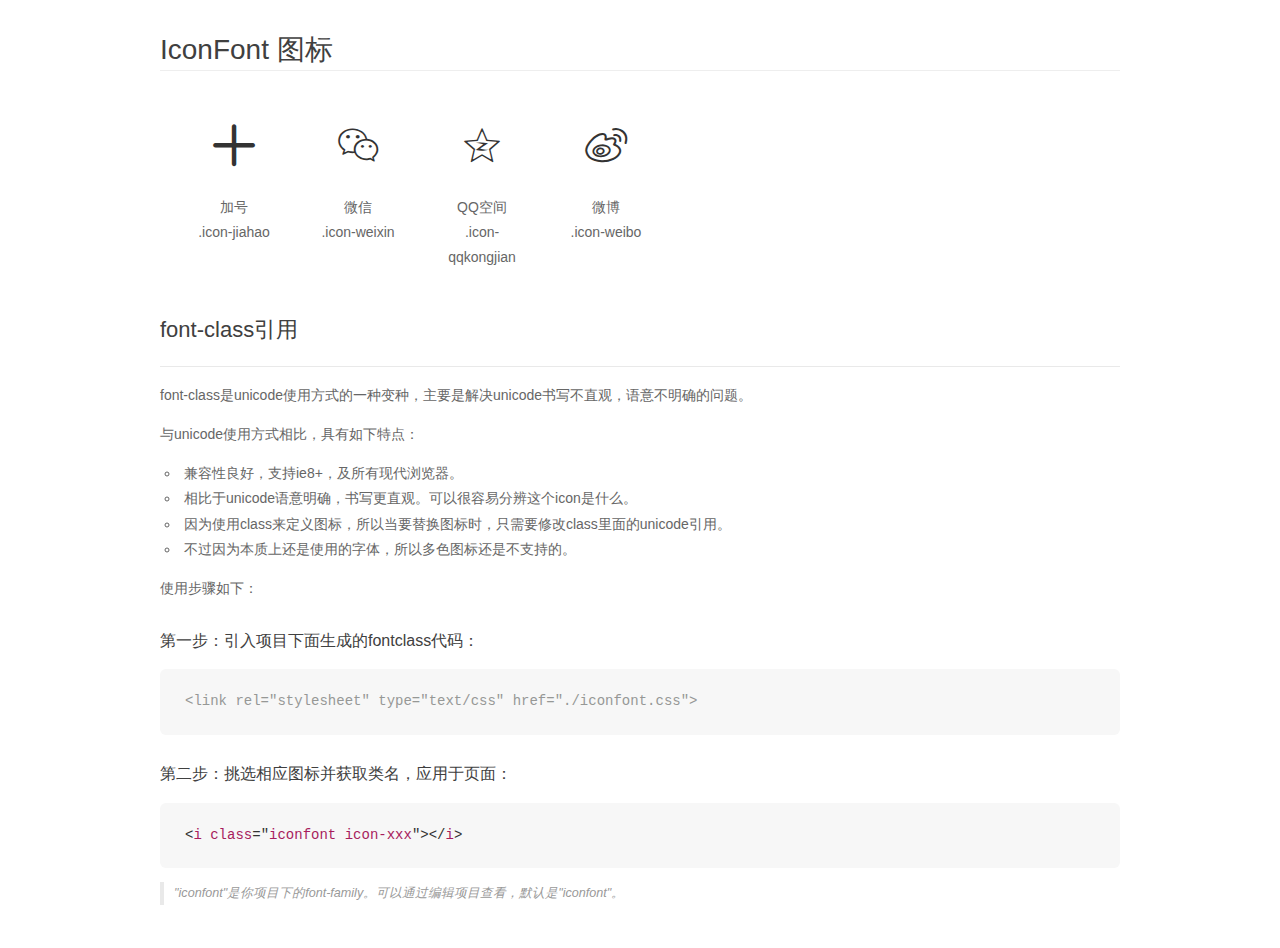
<file: iconfont/demo_fontclass.html>
<!DOCTYPE html>
<html>
<head>
    <meta charset="utf-8"/>
    <title>IconFont</title>
    <link rel="stylesheet" href="demo.css">
    <link rel="stylesheet" href="iconfont.css">
</head>
<body>
    <div class="main markdown">
        <h1>IconFont 图标</h1>
        <ul class="icon_lists clear">
            
                <li>
                <i class="icon iconfont icon-jiahao"></i>
                    <div class="name">加号</div>
                    <div class="fontclass">.icon-jiahao</div>
                </li>
            
                <li>
                <i class="icon iconfont icon-weixin"></i>
                    <div class="name">微信</div>
                    <div class="fontclass">.icon-weixin</div>
                </li>
            
                <li>
                <i class="icon iconfont icon-qqkongjian"></i>
                    <div class="name">QQ空间</div>
                    <div class="fontclass">.icon-qqkongjian</div>
                </li>
            
                <li>
                <i class="icon iconfont icon-weibo"></i>
                    <div class="name">微博</div>
                    <div class="fontclass">.icon-weibo</div>
                </li>
            
        </ul>

        <h2 id="font-class-">font-class引用</h2>
        <hr>

        <p>font-class是unicode使用方式的一种变种，主要是解决unicode书写不直观，语意不明确的问题。</p>
        <p>与unicode使用方式相比，具有如下特点：</p>
        <ul>
        <li>兼容性良好，支持ie8+，及所有现代浏览器。</li>
        <li>相比于unicode语意明确，书写更直观。可以很容易分辨这个icon是什么。</li>
        <li>因为使用class来定义图标，所以当要替换图标时，只需要修改class里面的unicode引用。</li>
        <li>不过因为本质上还是使用的字体，所以多色图标还是不支持的。</li>
        </ul>
        <p>使用步骤如下：</p>
        <h3 id="-fontclass-">第一步：引入项目下面生成的fontclass代码：</h3>


        <pre><code class="lang-js hljs javascript"><span class="hljs-comment">&lt;link rel="stylesheet" type="text/css" href="./iconfont.css"&gt;</span></code></pre>
        <h3 id="-">第二步：挑选相应图标并获取类名，应用于页面：</h3>
        <pre><code class="lang-css hljs">&lt;<span class="hljs-selector-tag">i</span> <span class="hljs-selector-tag">class</span>="<span class="hljs-selector-tag">iconfont</span> <span class="hljs-selector-tag">icon-xxx</span>"&gt;&lt;/<span class="hljs-selector-tag">i</span>&gt;</code></pre>
        <blockquote>
        <p>"iconfont"是你项目下的font-family。可以通过编辑项目查看，默认是"iconfont"。</p>
        </blockquote>
    </div>
</body>
</html>
</file>
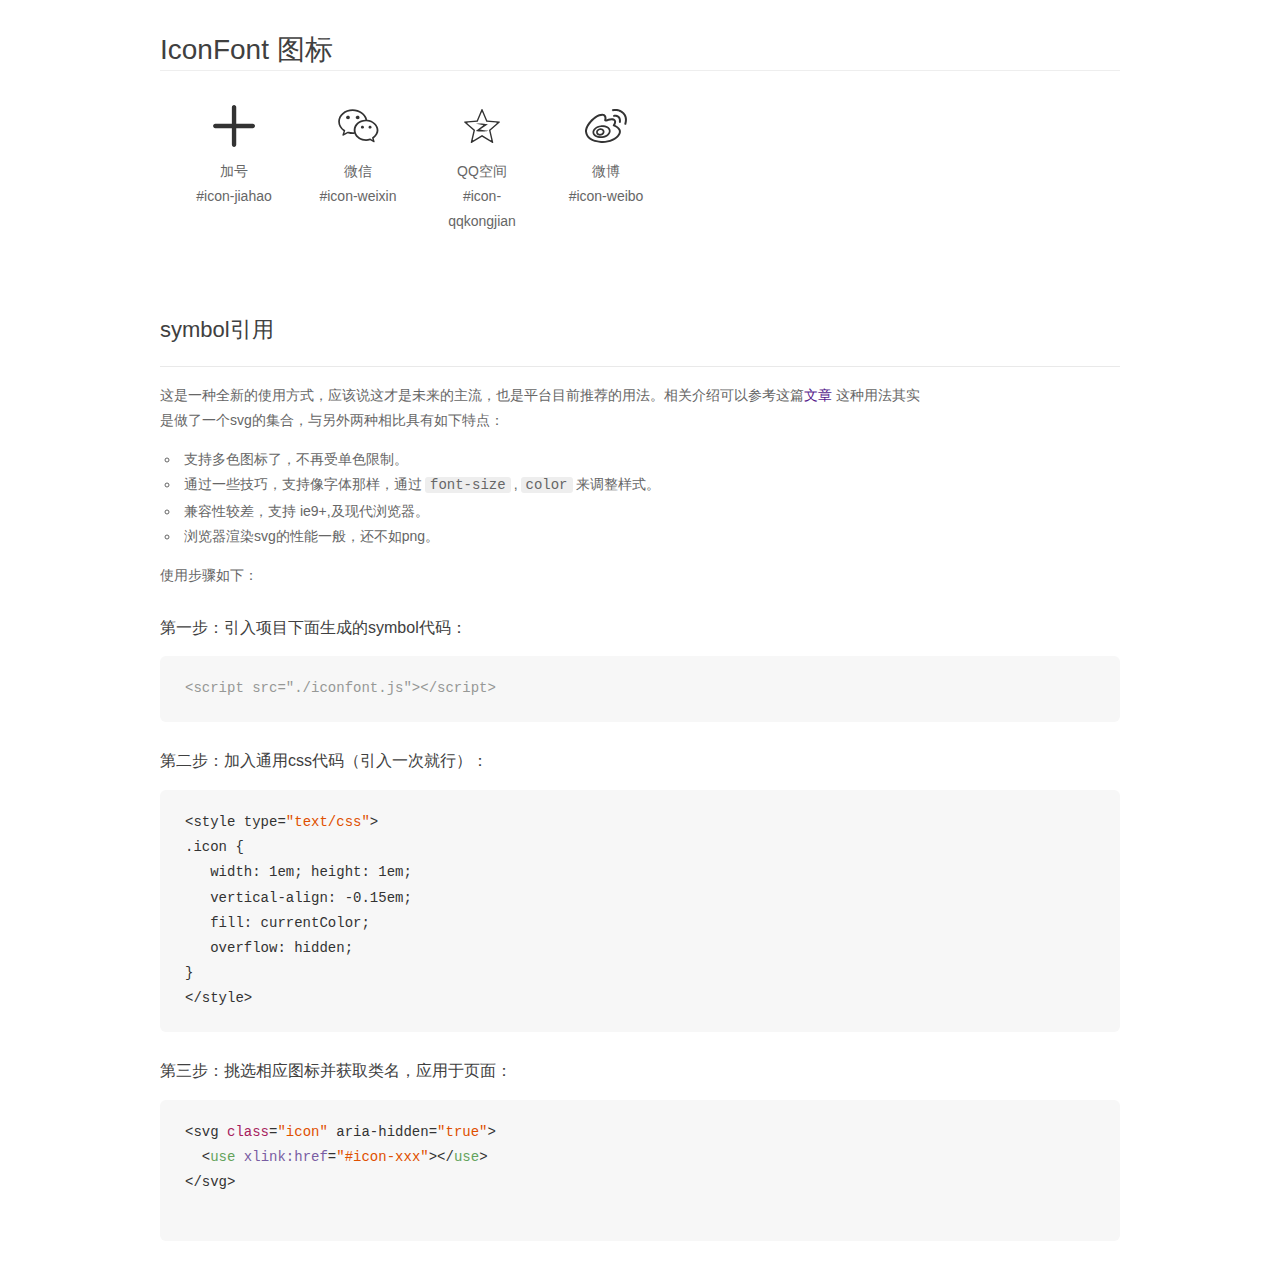
<file: iconfont/demo_symbol.html>
<!DOCTYPE html>
<html>
<head>
    <meta charset="utf-8"/>
    <title>IconFont</title>
    <link rel="stylesheet" href="demo.css">
    <script src="iconfont.js"></script>

    <style type="text/css">
        .icon {
          /* 通过设置 font-size 来改变图标大小 */
          width: 1em; height: 1em;
          /* 图标和文字相邻时，垂直对齐 */
          vertical-align: -0.15em;
          /* 通过设置 color 来改变 SVG 的颜色/fill */
          fill: currentColor;
          /* path 和 stroke 溢出 viewBox 部分在 IE 下会显示
             normalize.css 中也包含这行 */
          overflow: hidden;
        }

    </style>
</head>
<body>
    <div class="main markdown">
        <h1>IconFont 图标</h1>
        <ul class="icon_lists clear">
            
                <li>
                    <svg class="icon" aria-hidden="true">
                        <use xlink:href="#icon-jiahao"></use>
                    </svg>
                    <div class="name">加号</div>
                    <div class="fontclass">#icon-jiahao</div>
                </li>
            
                <li>
                    <svg class="icon" aria-hidden="true">
                        <use xlink:href="#icon-weixin"></use>
                    </svg>
                    <div class="name">微信</div>
                    <div class="fontclass">#icon-weixin</div>
                </li>
            
                <li>
                    <svg class="icon" aria-hidden="true">
                        <use xlink:href="#icon-qqkongjian"></use>
                    </svg>
                    <div class="name">QQ空间</div>
                    <div class="fontclass">#icon-qqkongjian</div>
                </li>
            
                <li>
                    <svg class="icon" aria-hidden="true">
                        <use xlink:href="#icon-weibo"></use>
                    </svg>
                    <div class="name">微博</div>
                    <div class="fontclass">#icon-weibo</div>
                </li>
            
        </ul>


        <h2 id="symbol-">symbol引用</h2>
        <hr>

        <p>这是一种全新的使用方式，应该说这才是未来的主流，也是平台目前推荐的用法。相关介绍可以参考这篇<a href="">文章</a>
        这种用法其实是做了一个svg的集合，与另外两种相比具有如下特点：</p>
        <ul>
          <li>支持多色图标了，不再受单色限制。</li>
          <li>通过一些技巧，支持像字体那样，通过<code>font-size</code>,<code>color</code>来调整样式。</li>
          <li>兼容性较差，支持 ie9+,及现代浏览器。</li>
          <li>浏览器渲染svg的性能一般，还不如png。</li>
        </ul>
        <p>使用步骤如下：</p>
        <h3 id="-symbol-">第一步：引入项目下面生成的symbol代码：</h3>
        <pre><code class="lang-js hljs javascript"><span class="hljs-comment">&lt;script src="./iconfont.js"&gt;&lt;/script&gt;</span></code></pre>
        <h3 id="-css-">第二步：加入通用css代码（引入一次就行）：</h3>
        <pre><code class="lang-js hljs javascript">&lt;style type=<span class="hljs-string">"text/css"</span>&gt;
.icon {
   width: <span class="hljs-number">1</span>em; height: <span class="hljs-number">1</span>em;
   vertical-align: <span class="hljs-number">-0.15</span>em;
   fill: currentColor;
   overflow: hidden;
}
&lt;<span class="hljs-regexp">/style&gt;</span></code></pre>
        <h3 id="-">第三步：挑选相应图标并获取类名，应用于页面：</h3>
        <pre><code class="lang-js hljs javascript">&lt;svg <span class="hljs-class"><span class="hljs-keyword">class</span></span>=<span class="hljs-string">"icon"</span> aria-hidden=<span class="hljs-string">"true"</span>&gt;<span class="xml"><span class="hljs-tag">
  &lt;<span class="hljs-name">use</span> <span class="hljs-attr">xlink:href</span>=<span class="hljs-string">"#icon-xxx"</span>&gt;</span><span class="hljs-tag">&lt;/<span class="hljs-name">use</span>&gt;</span>
</span>&lt;<span class="hljs-regexp">/svg&gt;
        </span></code></pre>
    </div>
</body>
</html>
</file>
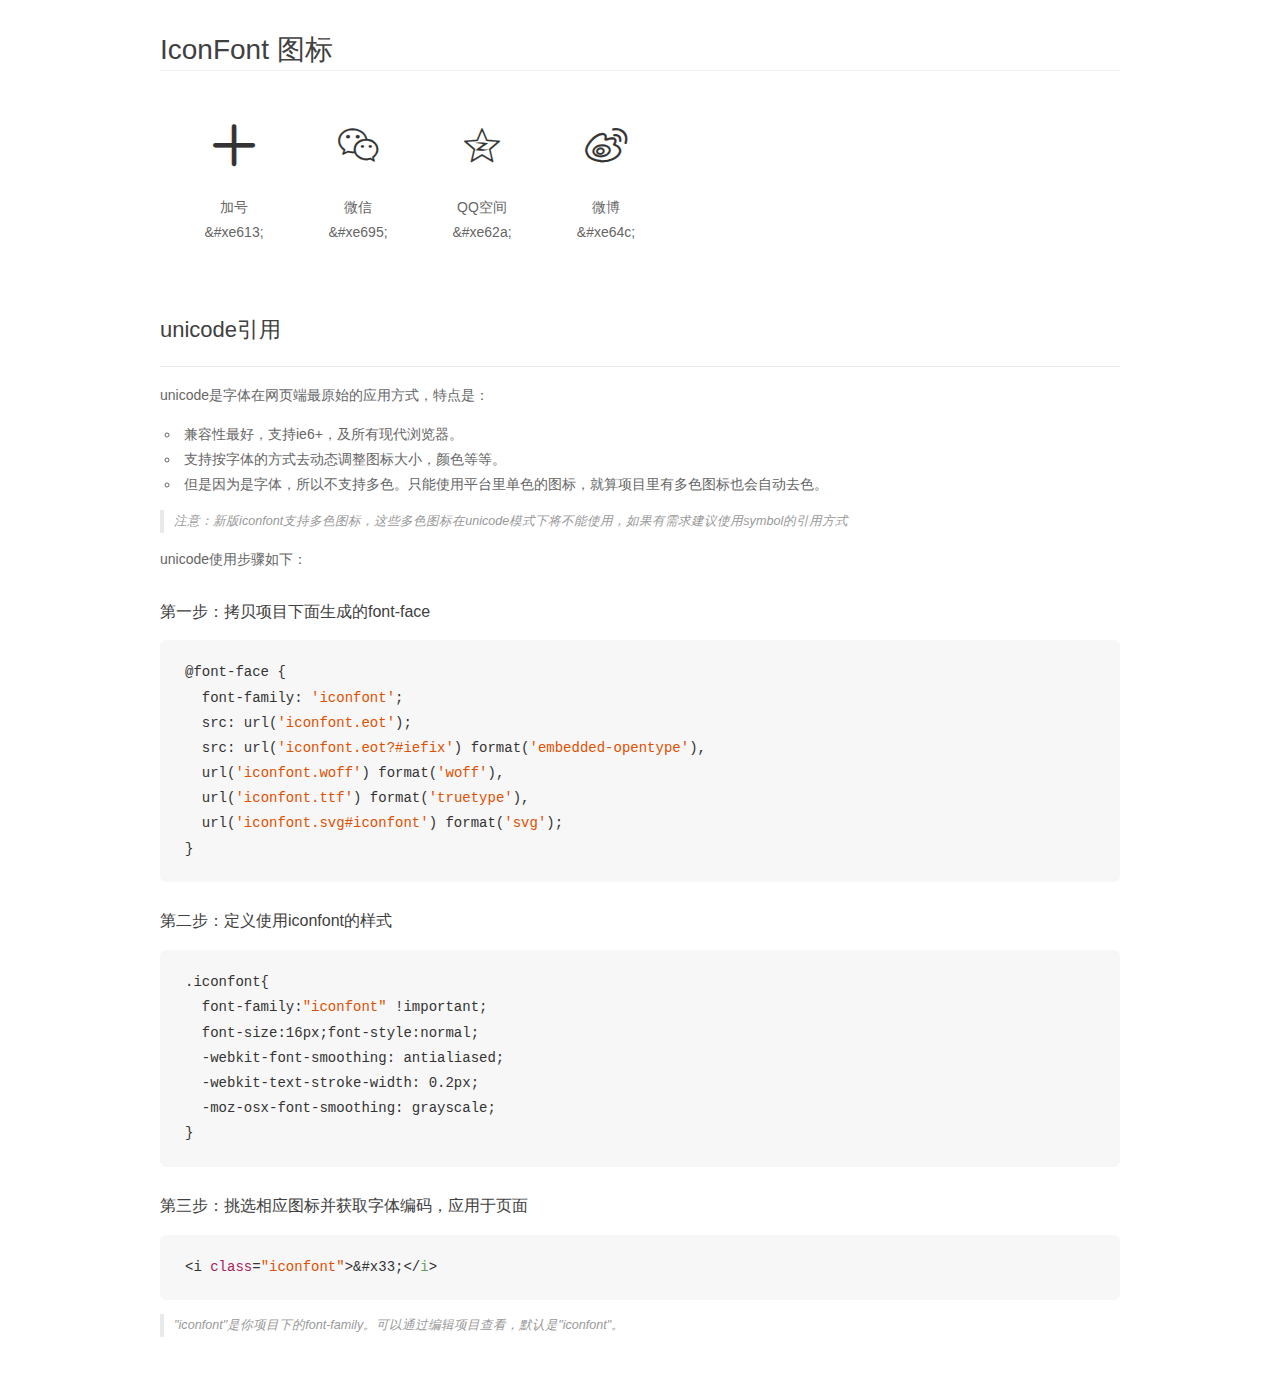
<file: iconfont/demo_unicode.html>
<!DOCTYPE html>
<html>
<head>
    <meta charset="utf-8"/>
    <title>IconFont</title>
    <link rel="stylesheet" href="demo.css">

    <style type="text/css">

        @font-face {font-family: "iconfont";
          src: url('iconfont.eot'); /* IE9*/
          src: url('iconfont.eot#iefix') format('embedded-opentype'), /* IE6-IE8 */
          url('iconfont.woff') format('woff'), /* chrome, firefox */
          url('iconfont.ttf') format('truetype'), /* chrome, firefox, opera, Safari, Android, iOS 4.2+*/
          url('iconfont.svg#iconfont') format('svg'); /* iOS 4.1- */
        }

        .iconfont {
          font-family:"iconfont" !important;
          font-size:16px;
          font-style:normal;
          -webkit-font-smoothing: antialiased;
          -webkit-text-stroke-width: 0.2px;
          -moz-osx-font-smoothing: grayscale;
        }

    </style>
</head>
<body>
    <div class="main markdown">
        <h1>IconFont 图标</h1>
        <ul class="icon_lists clear">
            
                <li>
                <i class="icon iconfont">&#xe613;</i>
                    <div class="name">加号</div>
                    <div class="code">&amp;#xe613;</div>
                </li>
            
                <li>
                <i class="icon iconfont">&#xe695;</i>
                    <div class="name">微信</div>
                    <div class="code">&amp;#xe695;</div>
                </li>
            
                <li>
                <i class="icon iconfont">&#xe62a;</i>
                    <div class="name">QQ空间</div>
                    <div class="code">&amp;#xe62a;</div>
                </li>
            
                <li>
                <i class="icon iconfont">&#xe64c;</i>
                    <div class="name">微博</div>
                    <div class="code">&amp;#xe64c;</div>
                </li>
            
        </ul>
        <h2 id="unicode-">unicode引用</h2>
        <hr>

        <p>unicode是字体在网页端最原始的应用方式，特点是：</p>
        <ul>
        <li>兼容性最好，支持ie6+，及所有现代浏览器。</li>
        <li>支持按字体的方式去动态调整图标大小，颜色等等。</li>
        <li>但是因为是字体，所以不支持多色。只能使用平台里单色的图标，就算项目里有多色图标也会自动去色。</li>
        </ul>
        <blockquote>
        <p>注意：新版iconfont支持多色图标，这些多色图标在unicode模式下将不能使用，如果有需求建议使用symbol的引用方式</p>
        </blockquote>
        <p>unicode使用步骤如下：</p>
        <h3 id="-font-face">第一步：拷贝项目下面生成的font-face</h3>
        <pre><code class="lang-js hljs javascript">@font-face {
  font-family: <span class="hljs-string">'iconfont'</span>;
  src: url(<span class="hljs-string">'iconfont.eot'</span>);
  src: url(<span class="hljs-string">'iconfont.eot?#iefix'</span>) format(<span class="hljs-string">'embedded-opentype'</span>),
  url(<span class="hljs-string">'iconfont.woff'</span>) format(<span class="hljs-string">'woff'</span>),
  url(<span class="hljs-string">'iconfont.ttf'</span>) format(<span class="hljs-string">'truetype'</span>),
  url(<span class="hljs-string">'iconfont.svg#iconfont'</span>) format(<span class="hljs-string">'svg'</span>);
}
</code></pre>
        <h3 id="-iconfont-">第二步：定义使用iconfont的样式</h3>
        <pre><code class="lang-js hljs javascript">.iconfont{
  font-family:<span class="hljs-string">"iconfont"</span> !important;
  font-size:<span class="hljs-number">16</span>px;font-style:normal;
  -webkit-font-smoothing: antialiased;
  -webkit-text-stroke-width: <span class="hljs-number">0.2</span>px;
  -moz-osx-font-smoothing: grayscale;
}
</code></pre>
        <h3 id="-">第三步：挑选相应图标并获取字体编码，应用于页面</h3>
        <pre><code class="lang-js hljs javascript">&lt;i <span class="hljs-class"><span class="hljs-keyword">class</span></span>=<span class="hljs-string">"iconfont"</span>&gt;&amp;#x33;<span class="xml"><span class="hljs-tag">&lt;/<span class="hljs-name">i</span>&gt;</span></span></code></pre>

        <blockquote>
        <p>"iconfont"是你项目下的font-family。可以通过编辑项目查看，默认是"iconfont"。</p>
        </blockquote>
    </div>


</body>
</html>
</file>
<file: iconfont/iconfont.css>
@font-face {font-family: "iconfont";
  src: url('iconfont.eot?t=1535530547642'); /* IE9*/
  src: url('iconfont.eot?t=1535530547642#iefix') format('embedded-opentype'), /* IE6-IE8 */
  url('[data-uri]') format('woff'),
  url('iconfont.ttf?t=1535530547642') format('truetype'), /* chrome, firefox, opera, Safari, Android, iOS 4.2+*/
  url('iconfont.svg?t=1535530547642#iconfont') format('svg'); /* iOS 4.1- */
}

.iconfont {
  font-family:"iconfont" !important;
  font-size:16px;
  font-style:normal;
  -webkit-font-smoothing: antialiased;
  -moz-osx-font-smoothing: grayscale;
}

.icon-jiahao:before { content: "\e613"; }

.icon-weixin:before { content: "\e695"; }

.icon-qqkongjian:before { content: "\e62a"; }

.icon-weibo:before { content: "\e64c"; }
</file>
<file: iconfont/demo.css>
*{margin: 0;padding: 0;list-style: none;}
/*
KISSY CSS Reset
理念：1. reset 的目的不是清除浏览器的默认样式，这仅是部分工作。清除和重置是紧密不可分的。
2. reset 的目的不是让默认样式在所有浏览器下一致，而是减少默认样式有可能带来的问题。
3. reset 期望提供一套普适通用的基础样式。但没有银弹，推荐根据具体需求，裁剪和修改后再使用。
特色：1. 适应中文；2. 基于最新主流浏览器。
维护：玉伯<lifesinger@gmail.com>, 正淳<ragecarrier@gmail.com>
 */

/** 清除内外边距 **/
body, h1, h2, h3, h4, h5, h6, hr, p, blockquote, /* structural elements 结构元素 */
dl, dt, dd, ul, ol, li, /* list elements 列表元素 */
pre, /* text formatting elements 文本格式元素 */
form, fieldset, legend, button, input, textarea, /* form elements 表单元素 */
th, td /* table elements 表格元素 */ {
  margin: 0;
  padding: 0;
}

/** 设置默认字体 **/
body,
button, input, select, textarea /* for ie */ {
  font: 12px/1.5 tahoma, arial, \5b8b\4f53, sans-serif;
}
h1, h2, h3, h4, h5, h6 { font-size: 100%; }
address, cite, dfn, em, var { font-style: normal; } /* 将斜体扶正 */
code, kbd, pre, samp { font-family: courier new, courier, monospace; } /* 统一等宽字体 */
small { font-size: 12px; } /* 小于 12px 的中文很难阅读，让 small 正常化 */

/** 重置列表元素 **/
ul, ol { list-style: none; }

/** 重置文本格式元素 **/
a { text-decoration: none; }
a:hover { text-decoration: underline; }


/** 重置表单元素 **/
legend { color: #000; } /* for ie6 */
fieldset, img { border: 0; } /* img 搭车：让链接里的 img 无边框 */
button, input, select, textarea { font-size: 100%; } /* 使得表单元素在 ie 下能继承字体大小 */
/* 注：optgroup 无法扶正 */

/** 重置表格元素 **/
table { border-collapse: collapse; border-spacing: 0; }

/* 清除浮动 */
.ks-clear:after, .clear:after {
  content: '\20';
  display: block;
  height: 0;
  clear: both;
}
.ks-clear, .clear {
  *zoom: 1;
}

.main {
  padding: 30px 100px;
width: 960px;
margin: 0 auto;
}
.main h1{font-size:36px; color:#333; text-align:left;margin-bottom:30px; border-bottom: 1px solid #eee;}

.helps{margin-top:40px;}
.helps pre{
  padding:20px;
  margin:10px 0;
  border:solid 1px #e7e1cd;
  background-color: #fffdef;
  overflow: auto;
}

.icon_lists{
  width: 100% !important;

}

.icon_lists li{
  float:left;
  width: 100px;
  height:180px;
  text-align: center;
  list-style: none !important;
}
.icon_lists .icon{
  font-size: 42px;
  line-height: 100px;
  margin: 10px 0;
  color:#333;
  -webkit-transition: font-size 0.25s ease-out 0s;
  -moz-transition: font-size 0.25s ease-out 0s;
  transition: font-size 0.25s ease-out 0s;

}
.icon_lists .icon:hover{
  font-size: 100px;
}



.markdown {
  color: #666;
  font-size: 14px;
  line-height: 1.8;
}

.highlight {
  line-height: 1.5;
}

.markdown img {
  vertical-align: middle;
  max-width: 100%;
}

.markdown h1 {
  color: #404040;
  font-weight: 500;
  line-height: 40px;
  margin-bottom: 24px;
}

.markdown h2,
.markdown h3,
.markdown h4,
.markdown h5,
.markdown h6 {
  color: #404040;
  margin: 1.6em 0 0.6em 0;
  font-weight: 500;
  clear: both;
}

.markdown h1 {
  font-size: 28px;
}

.markdown h2 {
  font-size: 22px;
}

.markdown h3 {
  font-size: 16px;
}

.markdown h4 {
  font-size: 14px;
}

.markdown h5 {
  font-size: 12px;
}

.markdown h6 {
  font-size: 12px;
}

.markdown hr {
  height: 1px;
  border: 0;
  background: #e9e9e9;
  margin: 16px 0;
  clear: both;
}

.markdown p,
.markdown pre {
  margin: 1em 0;
}

.markdown > p,
.markdown > blockquote,
.markdown > .highlight,
.markdown > ol,
.markdown > ul {
  width: 80%;
}

.markdown ul > li {
  list-style: circle;
}

.markdown > ul li,
.markdown blockquote ul > li {
  margin-left: 20px;
  padding-left: 4px;
}

.markdown > ul li p,
.markdown > ol li p {
  margin: 0.6em 0;
}

.markdown ol > li {
  list-style: decimal;
}

.markdown > ol li,
.markdown blockquote ol > li {
  margin-left: 20px;
  padding-left: 4px;
}

.markdown code {
  margin: 0 3px;
  padding: 0 5px;
  background: #eee;
  border-radius: 3px;
}

.markdown pre {
  border-radius: 6px;
  background: #f7f7f7;
  padding: 20px;
}

.markdown pre code {
  border: none;
  background: #f7f7f7;
  margin: 0;
}

.markdown strong,
.markdown b {
  font-weight: 600;
}

.markdown > table {
  border-collapse: collapse;
  border-spacing: 0px;
  empty-cells: show;
  border: 1px solid #e9e9e9;
  width: 95%;
  margin-bottom: 24px;
}

.markdown > table th {
  white-space: nowrap;
  color: #333;
  font-weight: 600;

}

.markdown > table th,
.markdown > table td {
  border: 1px solid #e9e9e9;
  padding: 8px 16px;
  text-align: left;
}

.markdown > table th {
  background: #F7F7F7;
}

.markdown blockquote {
  font-size: 90%;
  color: #999;
  border-left: 4px solid #e9e9e9;
  padding-left: 0.8em;
  margin: 1em 0;
  font-style: italic;
}

.markdown blockquote p {
  margin: 0;
}

.markdown .anchor {
  opacity: 0;
  transition: opacity 0.3s ease;
  margin-left: 8px;
}

.markdown .waiting {
  color: #ccc;
}

.markdown h1:hover .anchor,
.markdown h2:hover .anchor,
.markdown h3:hover .anchor,
.markdown h4:hover .anchor,
.markdown h5:hover .anchor,
.markdown h6:hover .anchor {
  opacity: 1;
  display: inline-block;
}

.markdown > br,
.markdown > p > br {
  clear: both;
}


.hljs {
  display: block;
  background: white;
  padding: 0.5em;
  color: #333333;
  overflow-x: auto;
}

.hljs-comment,
.hljs-meta {
  color: #969896;
}

.hljs-string,
.hljs-variable,
.hljs-template-variable,
.hljs-strong,
.hljs-emphasis,
.hljs-quote {
  color: #df5000;
}

.hljs-keyword,
.hljs-selector-tag,
.hljs-type {
  color: #a71d5d;
}

.hljs-literal,
.hljs-symbol,
.hljs-bullet,
.hljs-attribute {
  color: #0086b3;
}

.hljs-section,
.hljs-name {
  color: #63a35c;
}

.hljs-tag {
  color: #333333;
}

.hljs-title,
.hljs-attr,
.hljs-selector-id,
.hljs-selector-class,
.hljs-selector-attr,
.hljs-selector-pseudo {
  color: #795da3;
}

.hljs-addition {
  color: #55a532;
  background-color: #eaffea;
}

.hljs-deletion {
  color: #bd2c00;
  background-color: #ffecec;
}

.hljs-link {
  text-decoration: underline;
}

pre{
  background: #fff;
}
</file>
